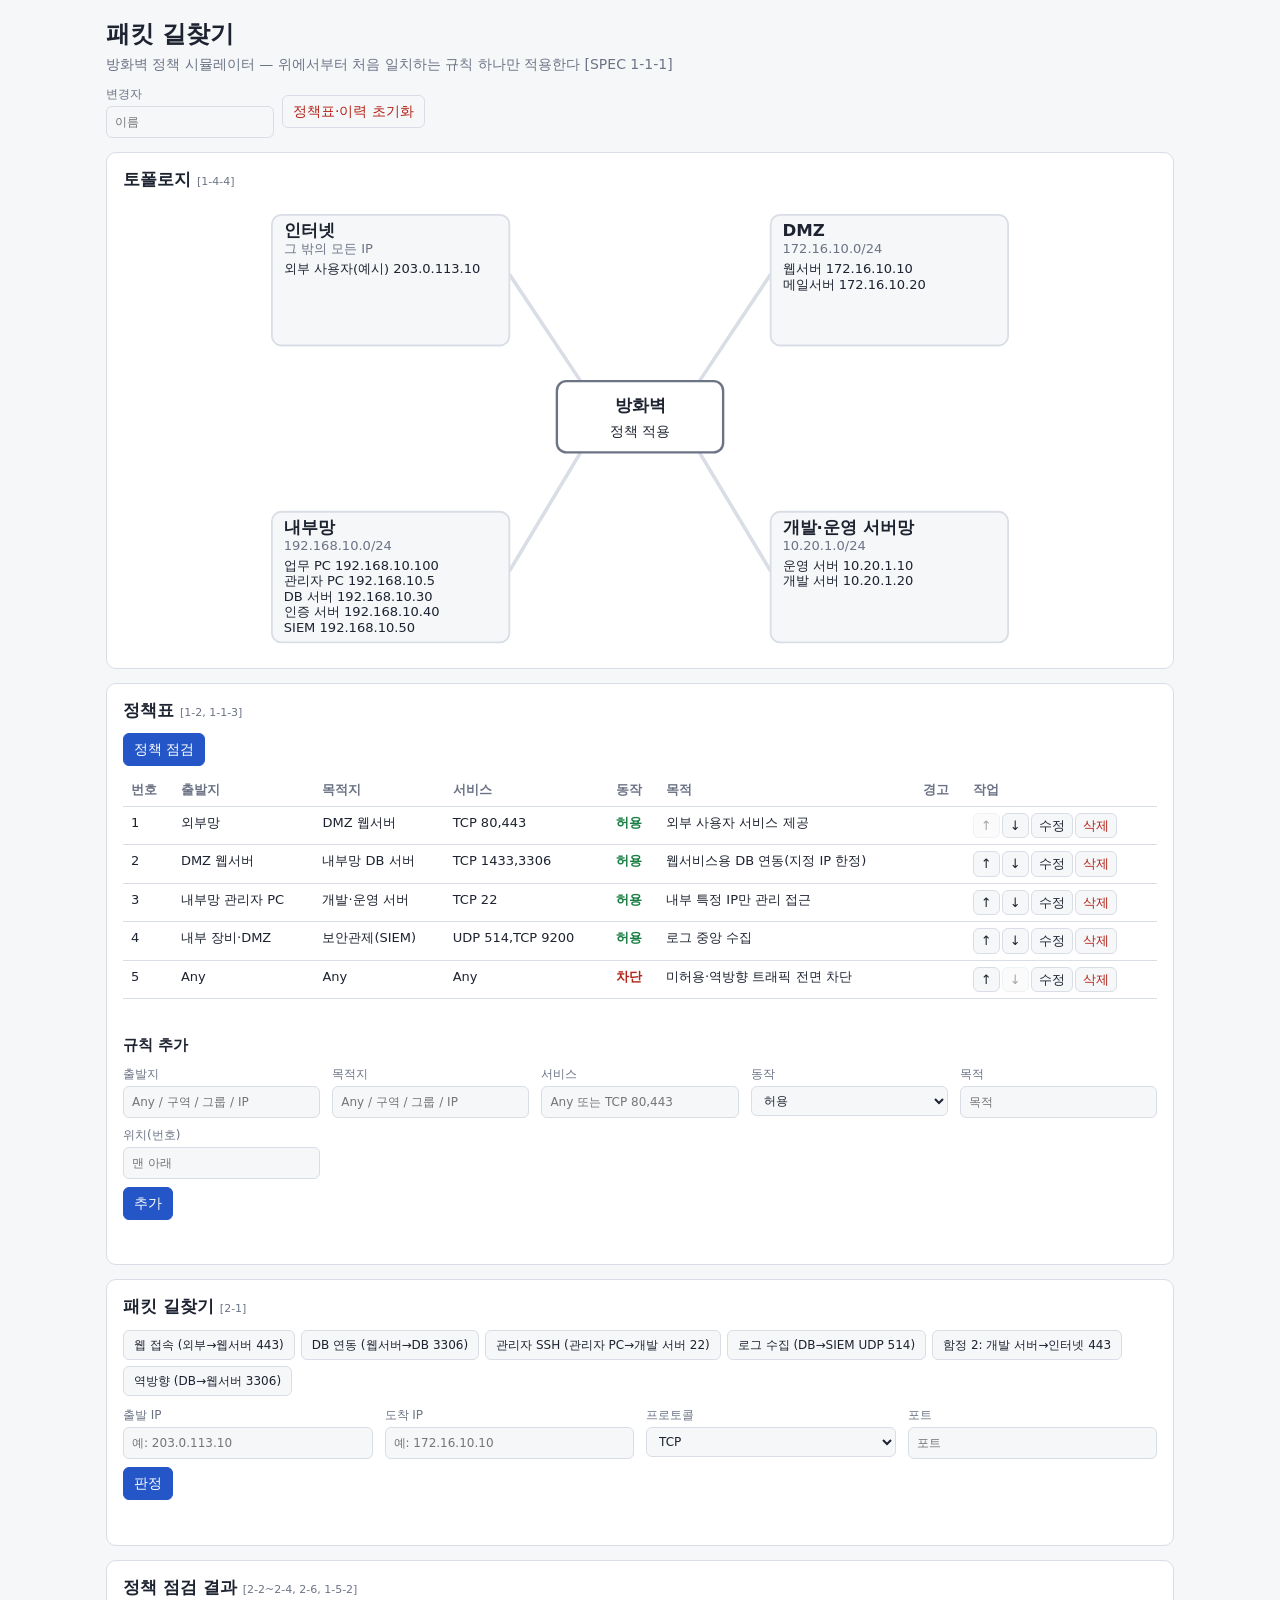
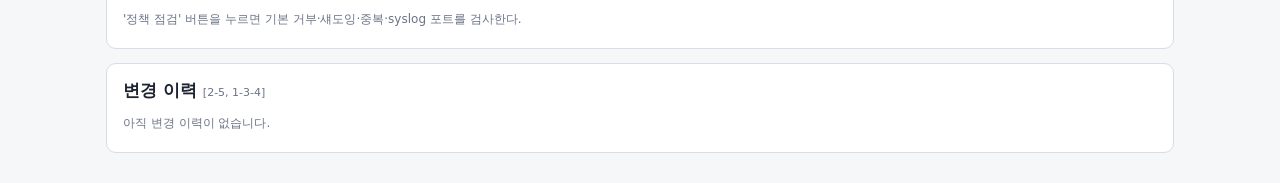
<file: index.html>
<!doctype html>
<html lang="ko">
<head>
<meta charset="utf-8">
<meta name="viewport" content="width=device-width, initial-scale=1">
<title>패킷 길찾기 — 방화벽 정책 시뮬레이터</title>
<link rel="stylesheet" href="css/style.css">
</head>
<body>
<div id="app"></div>

<!-- file:// 에서 열리도록 ES 모듈 대신 일반 script 를 순서대로 로드한다 (docs/PLAN.md 2절).
     로딩 순서: topology → service/address → validator → engine → analyzer → history → policy → ui -->
<script src="src/topology.js"></script>
<script src="src/service.js"></script>
<script src="src/address.js"></script>
<script src="src/validator.js"></script>
<script src="src/engine.js"></script>
<script src="src/analyzer.js"></script>
<script src="src/history.js"></script>
<script src="src/policy.js"></script>
<script src="src/ui.js"></script>
<script>PW.ui.init(document.getElementById('app'));</script>
</body>
</html>
</file>
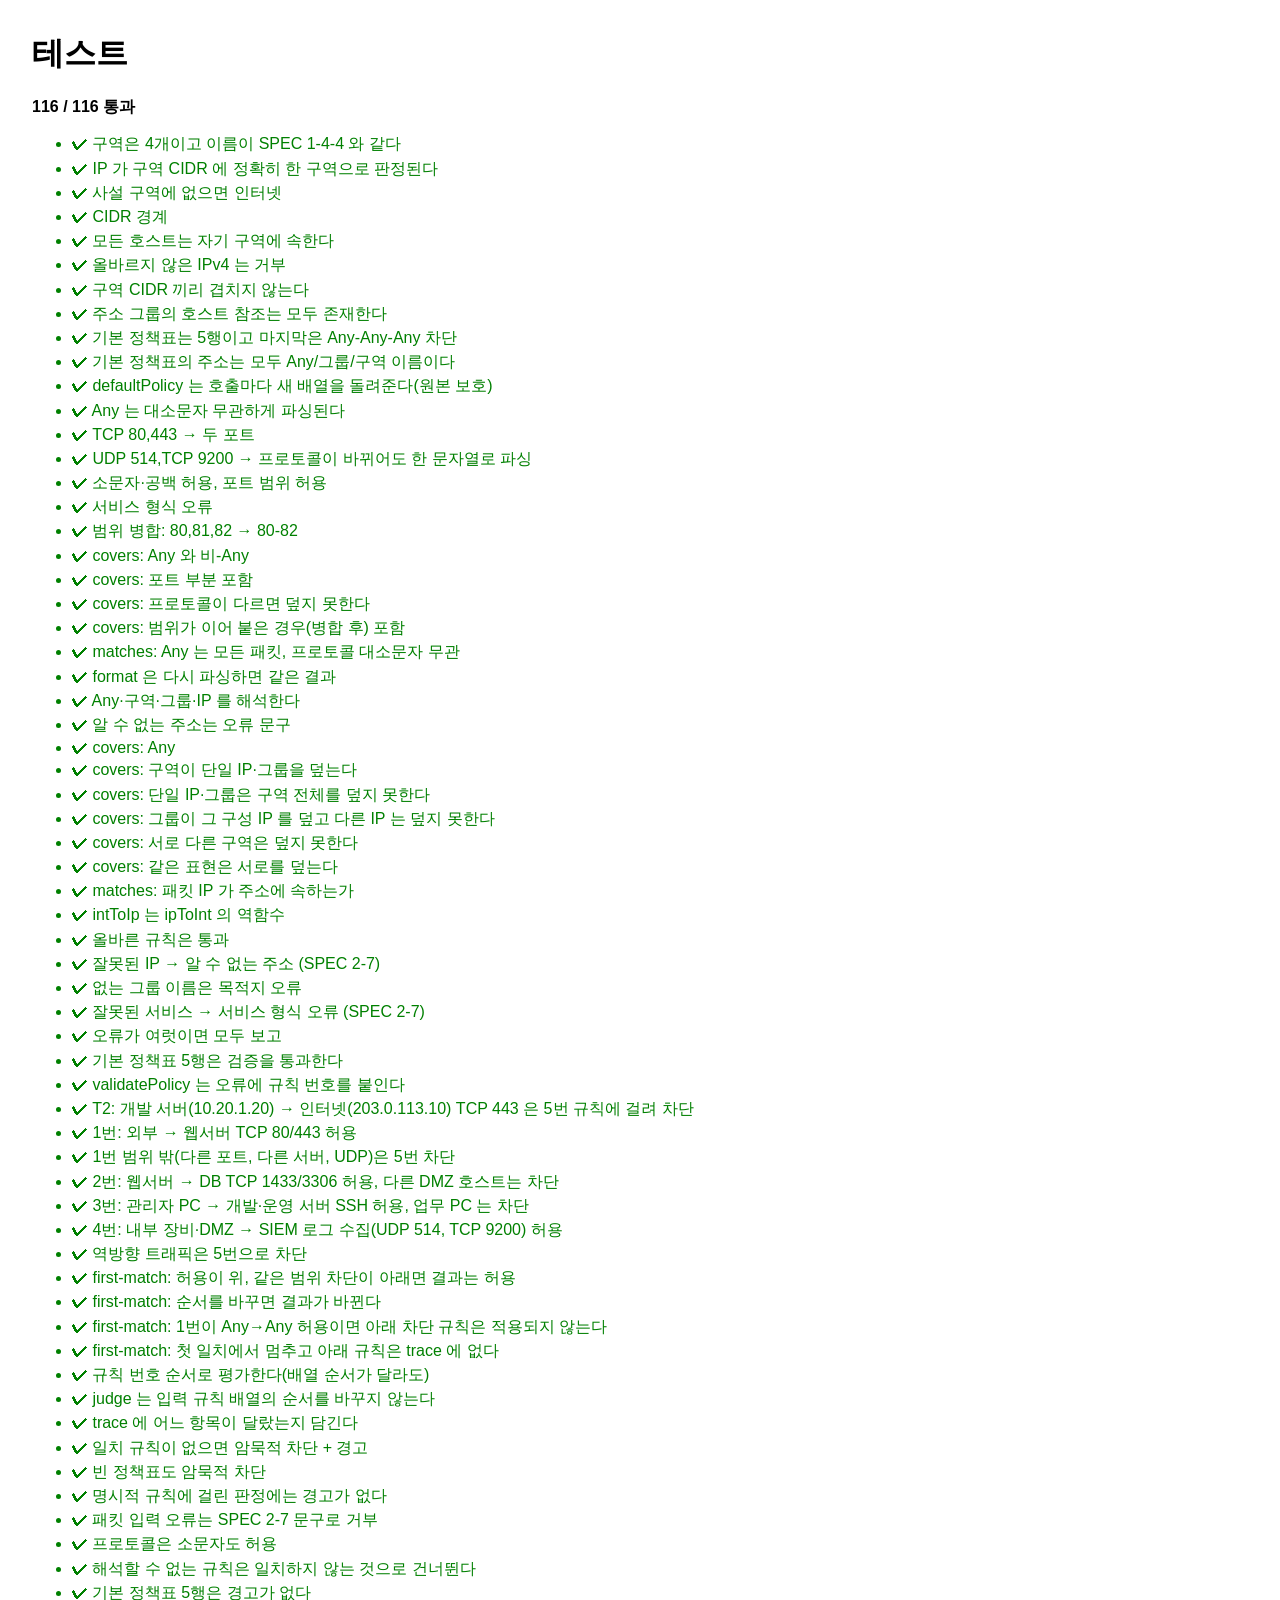
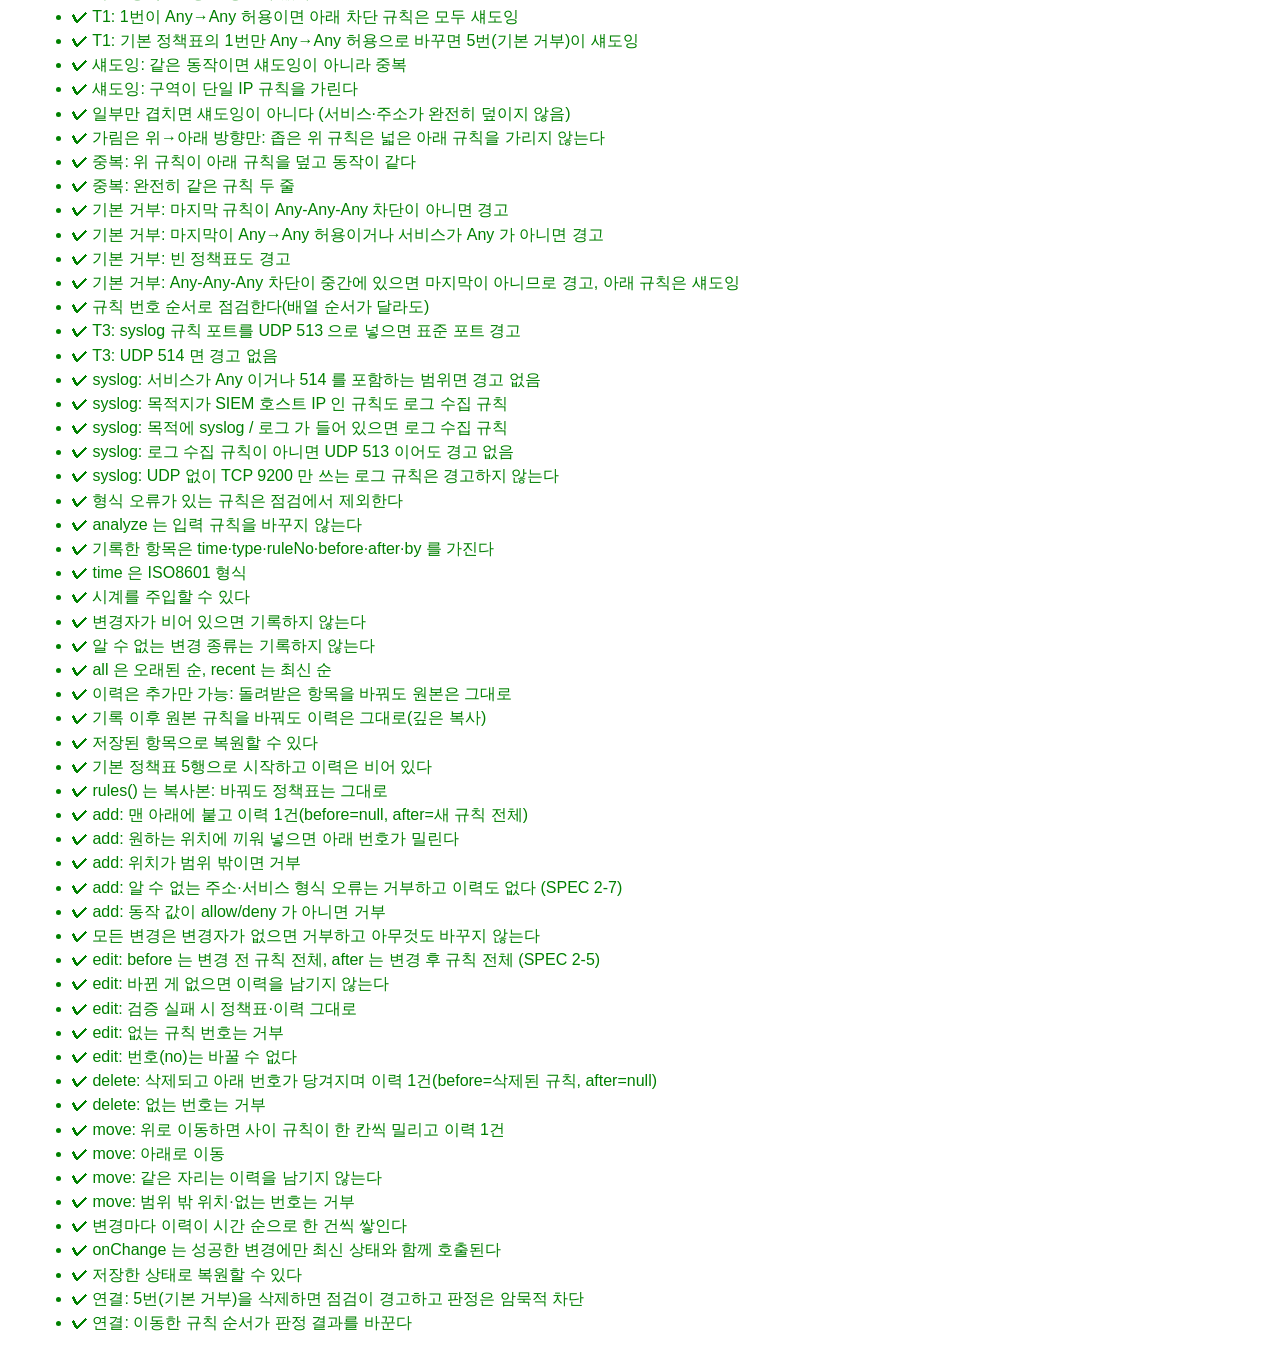
<file: test/index.html>
<!doctype html>
<html lang="ko">
<head>
<meta charset="utf-8">
<title>패킷 길찾기 — 테스트</title>
<style>body{font-family:sans-serif;margin:2rem}li{margin:.2rem 0}</style>
</head>
<body>
<h1>테스트</h1>
<div id="result">실행 중…</div>
<!-- file:// 에서도 열리도록 일반 script 만 사용 (PLAN 2절). 새 모듈을 만들면 여기에 추가한다. -->
<script src="harness.js"></script>
<script src="../src/topology.js"></script>
<script src="../src/service.js"></script>
<script src="../src/address.js"></script>
<script src="../src/validator.js"></script>
<script src="../src/engine.js"></script>
<script src="../src/analyzer.js"></script>
<script src="../src/history.js"></script>
<script src="../src/policy.js"></script>
<script src="topology.test.js"></script>
<script src="service.test.js"></script>
<script src="address.test.js"></script>
<script src="validator.test.js"></script>
<script src="engine.test.js"></script>
<script src="analyzer.test.js"></script>
<script src="history.test.js"></script>
<script src="policy.test.js"></script>
<script>PWTest.report(PWTest.run());</script>
</body>
</html>
</file>
<file: css/style.css>
:root {
  --bg: #f6f7f9; --panel: #fff; --text: #1d2330; --muted: #6b7385; --line: #d9dde5;
  --allow: #1a7f43; --allow-bg: #e3f4ea; --deny: #b42318; --deny-bg: #fde8e6;
  --accent: #2456c8; --warn: #9a6700; --warn-bg: #fff3cd;
}
@media (prefers-color-scheme: dark) {
  :root {
    --bg: #14171d; --panel: #1c2028; --text: #e6e9ef; --muted: #98a1b3; --line: #343a47;
    --allow: #4cc38a; --allow-bg: #17322a; --deny: #ff8a80; --deny-bg: #3a1d1b;
    --accent: #7ba2ff; --warn: #f2c45a; --warn-bg: #3a2f12;
  }
}
* { box-sizing: border-box; }
body { margin: 0; background: var(--bg); color: var(--text);
  font: 14px/1.5 system-ui, -apple-system, "Malgun Gothic", "Noto Sans KR", sans-serif; }
#app { max-width: 1100px; margin: 0 auto; padding: 16px; }
header h1 { margin: 0; font-size: 24px; }
.sub { margin: 2px 0 10px; color: var(--muted); }
section { background: var(--panel); border: 1px solid var(--line); border-radius: 10px; padding: 14px 16px; margin: 14px 0; }
h2 { margin: 0 0 10px; font-size: 17px; }
h3 { margin: 12px 0 8px; font-size: 15px; }
.tag { font-size: 11px; font-weight: 400; color: var(--muted); }
.bar { display: flex; gap: 8px; flex-wrap: wrap; align-items: center; margin: 8px 0; }
.grid { display: grid; grid-template-columns: repeat(auto-fit, minmax(190px, 1fr)); gap: 8px 12px; }
label { display: flex; flex-direction: column; gap: 3px; font-size: 12px; color: var(--muted); }
input, select { font: inherit; color: var(--text); background: var(--bg); border: 1px solid var(--line);
  border-radius: 6px; padding: 6px 8px; min-width: 0; }
button { font: inherit; color: var(--text); background: var(--bg); border: 1px solid var(--line);
  border-radius: 6px; padding: 5px 10px; cursor: pointer; }
button:hover:not([disabled]) { border-color: var(--accent); }
button[disabled] { opacity: .4; cursor: default; }
button.danger { color: var(--deny); }
button#judge, button#check, button#f-submit { background: var(--accent); border-color: var(--accent); color: #fff; }
.presets { display: flex; gap: 6px; flex-wrap: wrap; margin-bottom: 10px; }
.preset { font-size: 12px; }
.hidden { display: none; }
.msg { margin: 6px 0; min-height: 1.2em; }
.msg.error { color: var(--deny); }
table { width: 100%; border-collapse: collapse; margin: 6px 0; font-size: 13px; }
th, td { text-align: left; padding: 6px 8px; border-bottom: 1px solid var(--line); vertical-align: top; }
th { color: var(--muted); font-weight: 600; white-space: nowrap; }
.ops { white-space: nowrap; }
.ops button { padding: 2px 7px; margin-right: 2px; }
.act-allow { color: var(--allow); font-weight: 600; }
.act-deny { color: var(--deny); font-weight: 600; }
tr.hit-allow { background: var(--allow-bg); }
tr.hit-deny { background: var(--deny-bg); }
tr.skip { opacity: .75; }
tr.unseen { opacity: .45; }
.badge { display: inline-block; padding: 1px 7px; border-radius: 10px; font-size: 11px; margin-right: 4px;
  background: var(--warn-bg); color: var(--warn); border: 1px solid var(--warn); }
.badge.shadowing, .badge.default-deny { background: var(--deny-bg); color: var(--deny); border-color: var(--deny); }
.verdict { padding: 10px 12px; border-radius: 8px; font-size: 16px; margin: 8px 0; }
.verdict.allow { background: var(--allow-bg); color: var(--allow); }
.verdict.deny { background: var(--deny-bg); color: var(--deny); }
.verdict .route { font-size: 12px; margin-top: 2px; opacity: .85; }
.matched { margin: 4px 0; font-weight: 600; }
.warn { color: var(--warn); margin: 4px 0; }
.ok { color: var(--allow); font-weight: 600; }
.note { color: var(--muted); font-size: 12px; margin: 6px 0; }
ul { margin: 6px 0; padding-left: 18px; }
li { margin: 4px 0; }
.topo { width: 100%; max-width: 760px; height: auto; display: block; margin: 0 auto; }
.topo .zone { fill: var(--bg); stroke: var(--line); stroke-width: 1.5; }
.topo .zone.src { stroke: var(--accent); stroke-width: 3; }
.topo .zone.dst { stroke: var(--accent); stroke-width: 3; stroke-dasharray: 6 3; }
.topo .zone.src.dst { stroke-dasharray: none; }
.topo .zname { font-size: 14px; font-weight: 700; fill: var(--text); }
.topo .zcidr { font-size: 11px; fill: var(--muted); }
.topo .zhost { font-size: 11px; fill: var(--text); }
.topo .ztag { font-size: 11px; font-weight: 700; fill: var(--accent); }
.topo .link { stroke: var(--line); stroke-width: 3; }
.topo .link.on-allow { stroke: var(--allow); stroke-width: 5; }
.topo .link.on-deny { stroke: var(--deny); stroke-width: 5; }
.topo .fw { fill: var(--panel); stroke: var(--muted); stroke-width: 2; }
.topo .fw.allow { stroke: var(--allow); fill: var(--allow-bg); }
.topo .fw.deny { stroke: var(--deny); fill: var(--deny-bg); }
.topo .fwname { font-size: 14px; font-weight: 700; fill: var(--text); }
.topo .fwverdict { font-size: 12px; fill: var(--text); }
</file>
